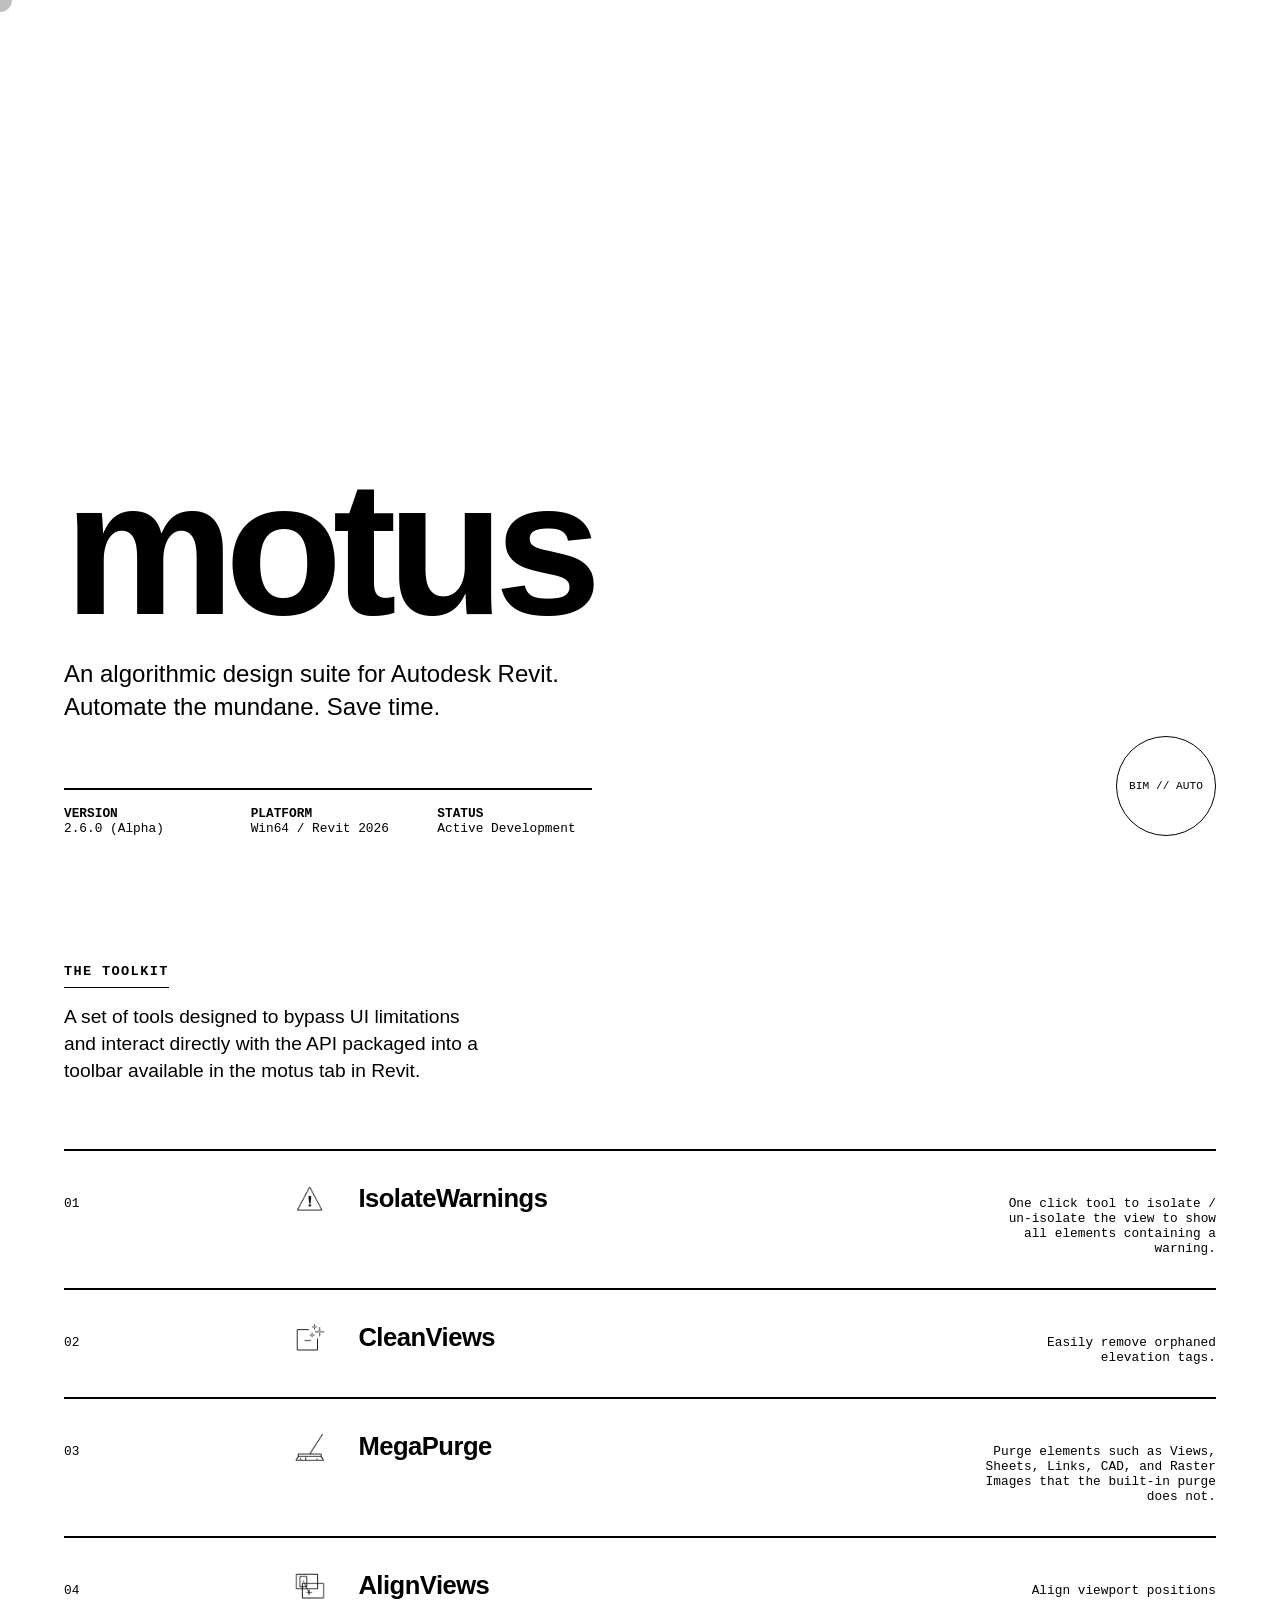
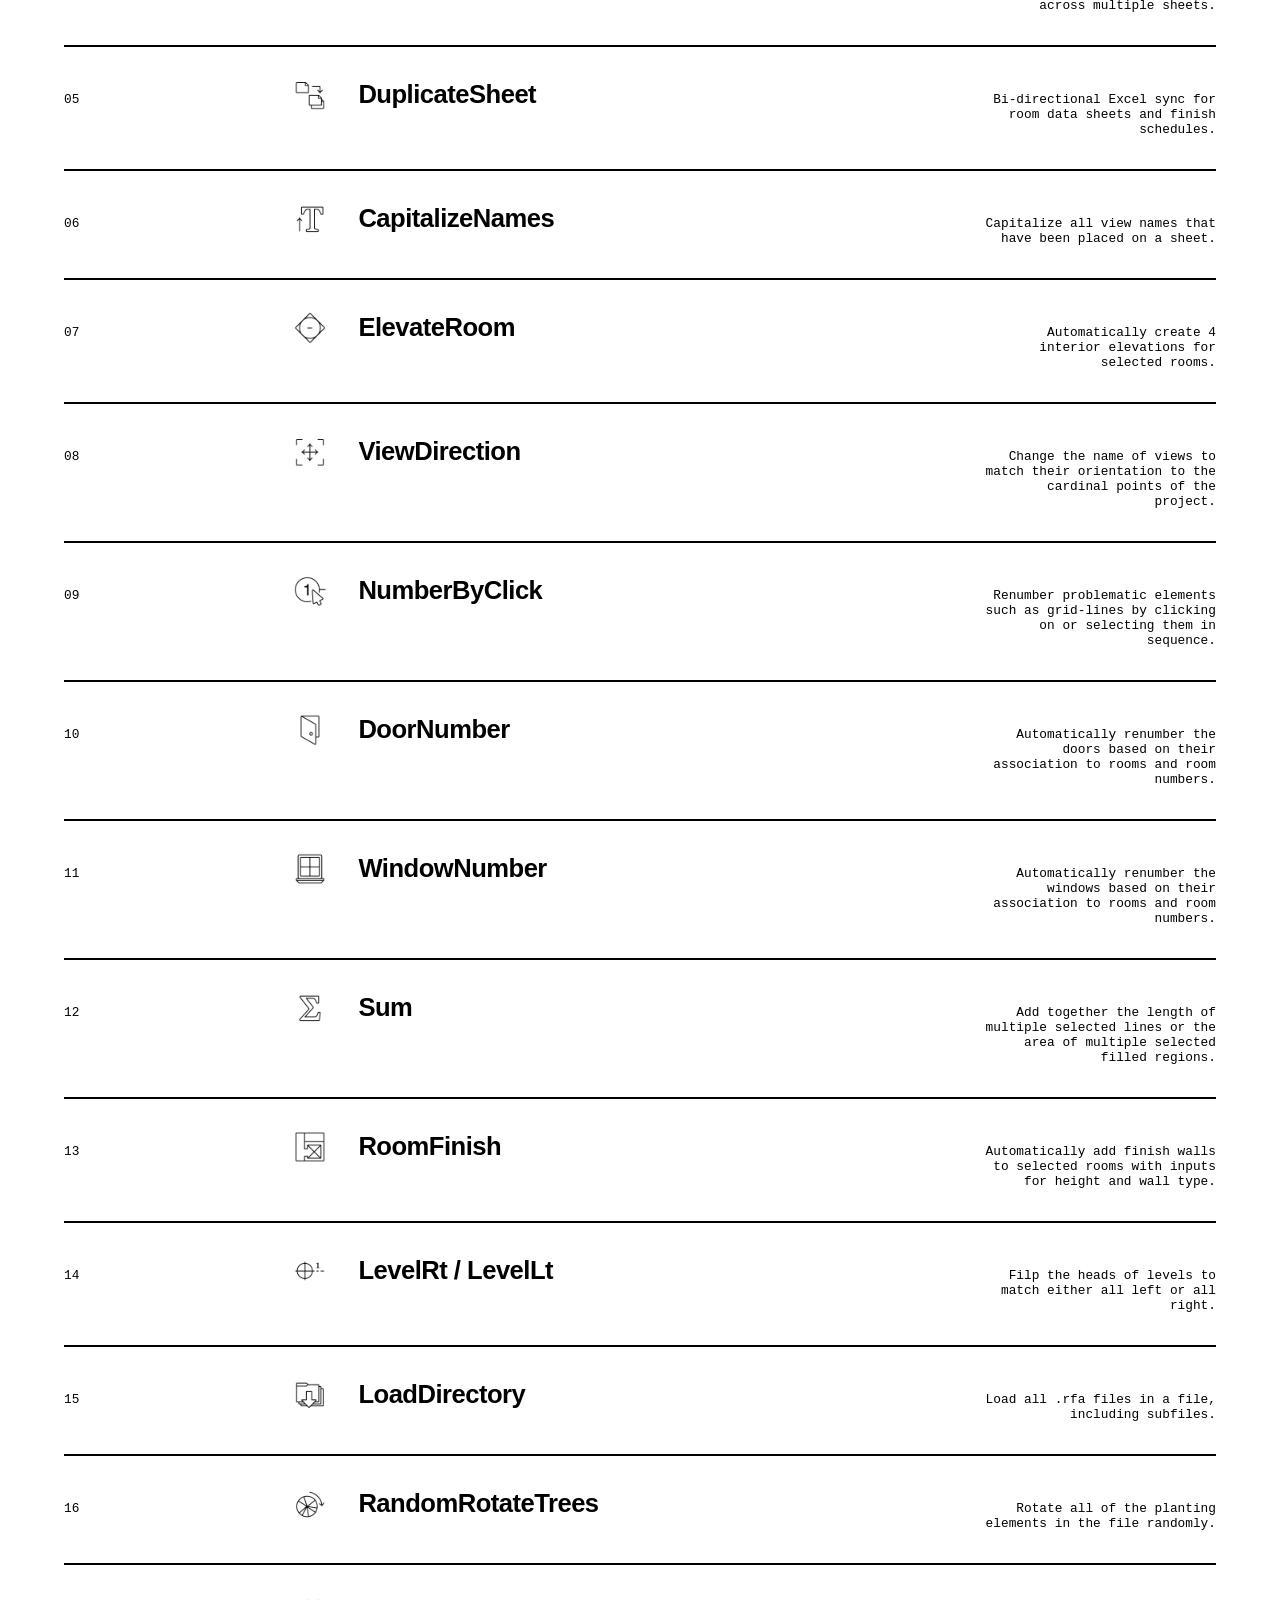
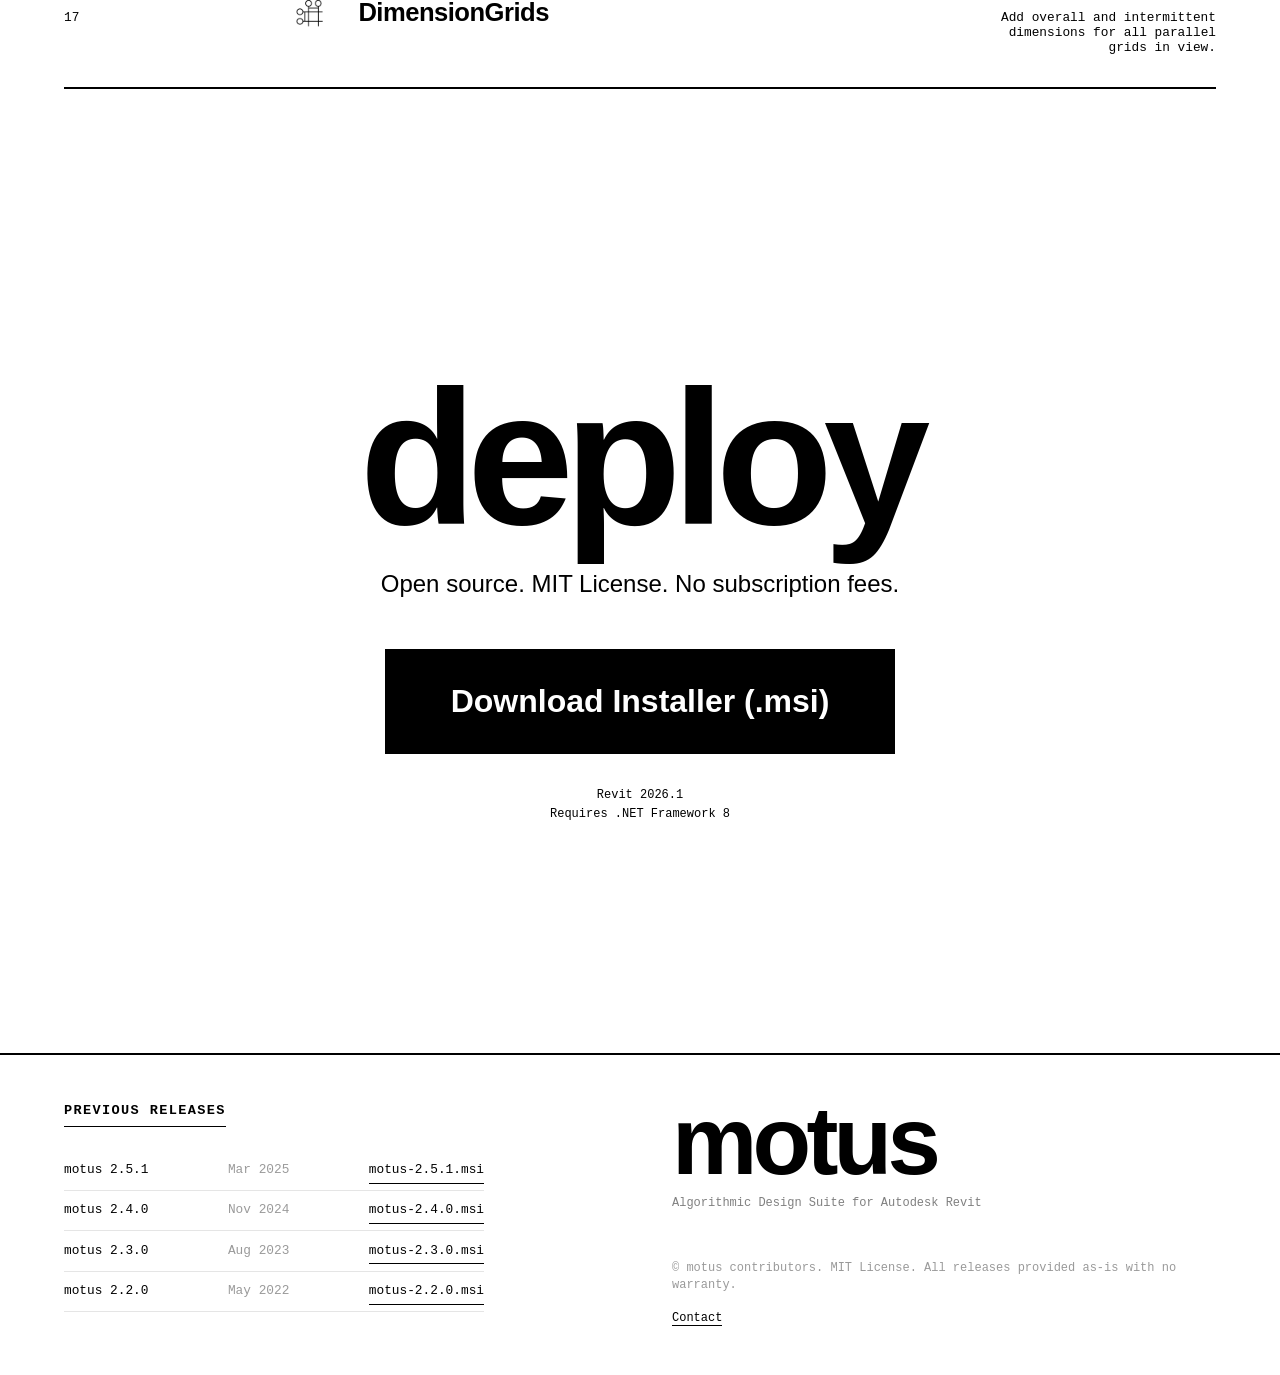
<file: index.html>
<html lang="en" vid="0">
    <head vid="1">
        <meta charset="UTF-8" vid="2">
        <meta name="viewport" content="width=device-width, initial-scale=1.0" vid="3">
        <title vid="4">motus | revit automation suite</title>
        <style vid="5">
            :root {
                --bg: #ffffff;
                --ink: #000000;
                --font-main: 'Helvetica Neue', Helvetica, Arial, sans-serif;
                --font-mono: 'Courier New', Courier, monospace;
            }

            * {
                box-sizing: border-box;
                margin: 0;
                padding: 0;
                cursor: none;
            }

            body {
                background-color: var(--bg);
                color: var(--ink);
                font-family: var(--font-main);
                overflow-x: hidden;
                width: 100vw;
                min-height: 100vh;
            }

            
            #cursor {
                position: fixed;
                top: 0;
                left: 0;
                width: 24px;
                height: 24px;
                background: rgba(0,0,0,0.25);
                border-radius: 50%;
                pointer-events: none;
                z-index: 9999;
                transform: translate(-50%, -50%);
                mix-blend-mode: normal;
                transition: width 0.15s ease, height 0.15s ease, border-radius 0.15s ease, background 0.15s ease;
            }

            #cursor.expanded {
                background: transparent;
                border: 2px solid rgba(0,0,0,0.25);
            }

            
            h1 {
                font-size: clamp(4rem, 15vw, 12rem);
                font-weight: 900;
                letter-spacing: -0.05em;
                line-height: 0.8;
                text-transform: lowercase;
                margin-bottom: 2rem;
            }

            h2 {
                font-family: var(--font-mono);
                font-size: 0.85rem;
                text-transform: uppercase;
                letter-spacing: 0.1em;
                margin-bottom: 1rem;
                border-bottom: 1px solid var(--ink);
                padding-bottom: 0.5rem;
                display: inline-block;
            }

            p {
                font-size: 1.5rem;
                line-height: 1.4;
                max-width: 60ch;
                font-weight: 400;
            }

            .mono-caption {
                font-family: var(--font-mono);
                font-size: 0.75rem;
                line-height: 1.6;
            }

            
            main {
                display: grid;
                grid-template-columns: 1fr;
                width: 100%;
            }

            section {
                min-height: 100vh;
                padding: 4rem;
                position: relative;
                display: flex;
                flex-direction: column;
            }

            
            .hero {
                justify-content: flex-end;
                align-items: flex-start;
            }

            .hero-content {
                position: relative;
                z-index: 2;
            }

            .hero-meta {
                display: grid;
                grid-template-columns: repeat(3, 1fr);
                gap: 2rem;
                margin-top: 4rem;
                font-family: var(--font-mono);
                font-size: 0.8rem;
                border-top: 2px solid var(--ink);
                padding-top: 1rem;
                width: 100%;
                max-width: 800px;
            }

            


            
            .tools {
                justify-content: center;
            }

            .tool-list {
                list-style: none;
                width: 100%;
            }

            .tool-item {
                border-top: 2px solid var(--ink);
                padding: 2rem 0;
                display: grid;
                grid-template-columns: 1fr 3fr 1fr;
                align-items: baseline;
                transition: padding-left 0.3s ease;
            }
            
            .tool-item:last-child {
                border-bottom: 2px solid var(--ink);
            }

            .tool-item:hover {
                background-color: var(--ink);
                color: var(--bg);
                padding-left: 2rem;
            }

            .tool-item:hover .tool-number,
            .tool-item:hover .tool-name,
            .tool-item:hover .tool-desc {
                color: var(--bg);
            }

            .tool-item:hover img{
                filter: invert(100%);
            }

            .tool-number {
                font-family: var(--font-mono);
                font-size: 0.8rem;
            }

            .tool-name {
                font-size: 1.8rem;
                font-weight: 700;
                letter-spacing: -0.02em;
                font-size: 1.6rem;
            }

            .tool-name img {
                padding-right: 2rem;
                min-width: 4rem;
                max-width: 4rem;
                margin-bottom: -0.5rem;
            }

            

            .tool-desc {
                font-family: var(--font-mono);
                font-size: 0.8rem;
                text-align: right;
            }

            
            .download {
                justify-content: center;
                align-items: center;
                text-align: center;
            }

            .cta-button {
                display: inline-block;
                background: var(--ink);
                color: var(--bg);
                padding: 2rem 4rem;
                font-size: 2rem;
                font-weight: 700;
                text-decoration: none;
                border: 2px solid var(--ink);
                transition: all 0.2s cubic-bezier(0.25, 1, 0.5, 1);
                position: relative;
                overflow: hidden;
                margin-top: 3rem;
            }

            .cta-button:hover {
                background: var(--bg);
                color: var(--ink);
                transform: scale(0.98);
            }

            
            .stamp {
                position: absolute;
                bottom: 4rem;
                right: 4rem;
                width: 100px;
                height: 100px;
                border: 1px solid var(--ink);
                border-radius: 50%;
                display: flex;
                align-items: center;
                justify-content: center;
                font-family: var(--font-mono);
                font-size: 0.7rem;
                text-transform: uppercase;
                animation: spin 10s linear infinite;
            }

            .footer {
                width: 100vw;
            }

            @keyframes spin {
                100% { transform: rotate(360deg); }
            }

            
            .filters {
                position: absolute;
                width: 0;
                height: 0;
            }

            @media (max-width: 768px) {
                h1 { font-size: 20vw; }
                .tool-item { grid-template-columns: 1fr; gap: 1rem; }
                .tool-desc { text-align: left; }
                section { padding: 2rem; }
                .ink-blob { width: 80vw; height: 80vw; left: 50%; }
                .stamp { right: 2rem; bottom: 2rem; }
                .stamp { display: none;}
            }
        </style>

        <script
            src="https://analytics.manaiakalani.info/api/script.js"
            data-site-id="744d43be254d"
            defer
        ></script>

    </head>
    
    <body vid="6">

        
        <svg class="filters" vid="7">
            <filter id="paper-roughness" vid="8">
                <feTurbulence type="fractalNoise" baseFrequency="0.04" numOctaves="5" result="noise" vid="9"></feTurbulence>
                <feDisplacementMap in="SourceGraphic" in2="noise" scale="15" vid="10"></feDisplacementMap>
            </filter>
        </svg>

        <div id="cursor" vid="12"></div>

        <main vid="13">
            
            <section class="hero" vid="14">
                <div class="hero-content" vid="15">
                    <h1 vid="16">motus</h1>
                    <p vid="17">An algorithmic design suite for Autodesk Revit.<br vid="18">Automate the mundane. Save time.</p>
                    
                    <div class="hero-meta" vid="19">
                        <div vid="20">
                            <strong vid="21">VERSION</strong><br vid="22">
                            2.6.0 (Alpha)
                        </div>
                        <div vid="23">
                            <strong vid="24">PLATFORM</strong><br vid="25">
                            Win64 / Revit 2026
                        </div>
                        <div vid="26">
                            <strong vid="27">STATUS</strong><br vid="28">
                            Active Development
                        </div>
                    </div>
                </div>

                <div class="stamp" vid="29">
                    BIM // AUTO
                </div>
            </section>

            
            <section class="tools" vid="30">
                <div style="margin-bottom: 4rem;" vid="31">
                    <h2 vid="32">The Toolkit</h2>
                    <p style="font-size: 1.2rem; max-width: 40ch;" vid="33">A set of tools designed to bypass UI limitations and interact directly with the API packaged into a toolbar available in the motus tab in Revit.</p>
                </div>

                <ul class="tool-list" vid="34">
                    <li class="tool-item">
                        <span class="tool-number">01</span>
                        <span class="tool-name"><img src="/Icons/IsolateWarnings.png" alt="Isolate warnings">IsolateWarnings</span>
                        <span class="tool-desc">One click tool to isolate / un-isolate the view to show all elements containing a warning.</span>
                    </li>
                    <li class="tool-item">
                        <span class="tool-number">02</span>
                        <span class="tool-name"><img src="/Icons/CleanUnused.png" alt="Remove unused elevations">CleanViews</span>
                        <span class="tool-desc">Easily remove orphaned elevation tags.</span>
                    </li>
                    <li class="tool-item">
                        <span class="tool-number">03</span>
                        <span class="tool-name"><img src="/Icons/PurgePlus.png" alt="Purge additional elements">MegaPurge</span>
                        <span class="tool-desc">Purge elements such as Views, Sheets, Links, CAD, and Raster Images that the built-in purge does not.</span>
                    </li>
                    <li class="tool-item">
                        <span class="tool-number">04</span>
                        <span class="tool-name"><img src="/Icons/AlignViews.png" alt="Align views on different sheets">AlignViews</span>
                        <span class="tool-desc">Align viewport positions across multiple sheets.</span>
                    </li>
                    <li class="tool-item">
                        <span class="tool-number">05</span>
                        <span class="tool-name"><img src="/Icons/DuplicateSheet.png" alt="Create multiple duplicates of a sheet">DuplicateSheet</span>
                        <span class="tool-desc">Bi-directional Excel sync for room data sheets and finish schedules.</span>
                    </li>
                    <li class="tool-item">
                        <span class="tool-number">06</span>
                        <span class="tool-name"><img src="/Icons/Capitalize.png" alt="Capitalize the names of views on sheets">CapitalizeNames</span>
                        <span class="tool-desc">Capitalize all view names that have been placed on a sheet.</span>
                    </li>
                    <li class="tool-item">
                        <span class="tool-number">07</span>
                        <span class="tool-name"><img src="/Icons/InteriorElevation.png" alt="Elevate a room">ElevateRoom</span>
                        <span class="tool-desc">Automatically create 4 interior elevations for selected rooms.</span>
                    </li>
                    <li class="tool-item">
                        <span class="tool-number">08</span>
                        <span class="tool-name"><img src="/Icons/ViewDirection.png" alt="Rename elevations by project cardinal directions">ViewDirection</span>
                        <span class="tool-desc">Change the name of views to match their orientation to the cardinal points of the project.</span>
                    </li>
                    <li class="tool-item">
                        <span class="tool-number">09</span>
                        <span class="tool-name"><img src="/Icons/ReNumber.png" alt="Renumber elements by selection order">NumberByClick</span>
                        <span class="tool-desc">Renumber problematic elements such as grid-lines by clicking on or selecting them in sequence.</span>
                    </li>
                    <li class="tool-item">
                        <span class="tool-number">10</span>
                        <span class="tool-name"><img src="/Icons/DoorNumber.png" alt="Number doors by room">DoorNumber</span>
                        <span class="tool-desc">Automatically renumber the doors based on their association to rooms and room numbers.</span>
                    </li>
                    <li class="tool-item">
                        <span class="tool-number">11</span>
                        <span class="tool-name"><img src="/Icons/WindowNumber.png" alt="Number windows by room">WindowNumber</span>
                        <span class="tool-desc">Automatically renumber the windows based on their association to rooms and room numbers.</span>
                    </li>
                    <li class="tool-item">
                        <span class="tool-number">12</span>
                        <span class="tool-name"><img src="/Icons/Sum.png" alt="Sum of lines and areas">Sum</span>
                        <span class="tool-desc">Add together the length of multiple selected lines or the area of multiple selected filled regions.</span>
                    </li>
                    <li class="tool-item">
                        <span class="tool-number">13</span>
                        <span class="tool-name"><img src="/Icons/RoomFinish.png" alt="add finish walls to room">RoomFinish</span>
                        <span class="tool-desc">Automatically add finish walls to selected rooms with inputs for height and wall type.</span>
                    </li>
                    <li class="tool-item">
                        <span class="tool-number">14</span>
                        <span class="tool-name"><img src="/Icons/GridBubbleLeft.png" alt="Unify grid bubble orientations">LevelRt / LevelLt</span>
                        <span class="tool-desc">Filp the heads of levels to match either all left or all right.</span>
                    </li>
                    <li class="tool-item">
                        <span class="tool-number">15</span>
                        <span class="tool-name"><img src="/Icons/ImportDirectory.png" alt="Load multiple families">LoadDirectory</span>
                        <span class="tool-desc">Load all .rfa files in a file, including subfiles.</span>
                    </li>
                    <li class="tool-item">
                        <span class="tool-number">16</span>
                        <span class="tool-name"><img src="/Icons/RotateTrees.png" alt="Randomly rotate trees">RandomRotateTrees</span>
                        <span class="tool-desc">Rotate all of the planting elements in the file randomly.</span>
                    </li>
                    <li class="tool-item">
                        <span class="tool-number">17</span>
                        <span class="tool-name"><img src="/Icons/DimensionGrids.png" alt="Dimension parallel grids">DimensionGrids</span>
                        <span class="tool-desc">Add overall and intermittent dimensions for all parallel grids in view.</span>
                    </li>
                </ul>
            </section>

            
            <section class="download" vid="51">
                <div style="position: relative; z-index: 2;" vid="52">
                    <h1 vid="53">deploy</h1>
                    <p vid="54">Open source. MIT License. No subscription fees.</p>
                    <a href="/Installations/motusTools2026.msi" class="cta-button" vid="55">Download Installer (.msi)</a>
                    <div class="mono-caption" style="margin-top: 2rem;" vid="56">
                        Revit 2026.1<br vid="57">
                        Requires .NET Framework 8
                    </div>
                </div>
            </section>

        </main>

        <footer style="border-top: 2px solid var(--ink); padding: 3rem 4rem; display: grid; grid-template-columns: 1fr 1fr; align-items: start; gap: 4rem; position: relative; z-index: 2; background: var(--bg);" vid="58">
            <div vid="59">
                <h2 style="font-family: var(--font-mono); font-size: 0.85rem; text-transform: uppercase; letter-spacing: 0.1em; border-bottom: 1px solid var(--ink); padding-bottom: 0.5rem; display: inline-block; margin-bottom: 1.5rem;" vid="60">Previous Releases</h2>
                <ul style="list-style: none; font-family: var(--font-mono); font-size: 0.8rem; line-height: 2;" vid="61">
                    <li style="display: flex; justify-content: space-between; max-width: 420px; border-bottom: 1px solid rgba(0,0,0,0.1); padding: 0.4rem 0;" vid="62"><span vid="63">motus 2.5.1</span><span style="color: rgba(0,0,0,0.4);" vid="64">Mar 2025</span><a href="/Installations/motusTools2025.msi" style="color: var(--ink); text-decoration: none; border-bottom: 1px solid var(--ink);" vid="65">motus-2.5.1.msi</a></li>
                    <li style="display: flex; justify-content: space-between; max-width: 420px; border-bottom: 1px solid rgba(0,0,0,0.1); padding: 0.4rem 0;" vid="66"><span vid="67">motus 2.4.0</span><span style="color: rgba(0,0,0,0.4);" vid="68">Nov 2024</span><a href="/Installations/motusTools2024.msi" style="color: var(--ink); text-decoration: none; border-bottom: 1px solid var(--ink);" vid="69">motus-2.4.0.msi</a></li>
                    <li style="display: flex; justify-content: space-between; max-width: 420px; border-bottom: 1px solid rgba(0,0,0,0.1); padding: 0.4rem 0;" vid="70"><span vid="71">motus 2.3.0</span><span style="color: rgba(0,0,0,0.4);" vid="72">Aug 2023</span><a href="/Installations/motusTools2023.msi" style="color: var(--ink); text-decoration: none; border-bottom: 1px solid var(--ink);" vid="73">motus-2.3.0.msi</a></li>
                    <li style="display: flex; justify-content: space-between; max-width: 420px; border-bottom: 1px solid rgba(0,0,0,0.1); padding: 0.4rem 0;" vid="74"><span vid="75">motus 2.2.0</span><span style="color: rgba(0,0,0,0.4);" vid="76">May 2022</span><a href="/Installations/motusTools2022.msi" style="color: var(--ink); text-decoration: none; border-bottom: 1px solid var(--ink);" vid="77">motus-2.2.0.msi</a></li>
                </ul>
            </div>
            <div style="display: flex; flex-direction: column; justify-content: space-between; height: 100%;" vid="82">
                <div vid="83">
                    <h1 style="font-size: clamp(3rem, 8vw, 6rem); font-weight: 900; letter-spacing: -0.05em; line-height: 0.8; text-transform: lowercase; margin-bottom: 1rem;" vid="84">motus</h1>
                    <p style="font-family: var(--font-mono); font-size: 0.75rem; color: rgba(0,0,0,0.5); max-width: none;" vid="85">Algorithmic Design Suite for Autodesk Revit</p>
                </div>
                <p style="font-family: var(--font-mono); font-size: 0.75rem; color: rgba(0,0,0,0.4); margin-top: 3rem; max-width: none;" vid="86">© <span id="copy-year" vid="87"></span> motus contributors. MIT License. All releases provided as-is with no warranty.</p>
                <p style="font-family: var(--font-mono); font-size: 0.75rem; margin-top: 1rem; max-width: none;"><a href="/contact" style="color: var(--ink); text-decoration: none; border-bottom: 1px solid var(--ink);">Contact</a></p>
            </div>
        </footer>

        <script vid="58">
            // Connecting dots background
            (function() {
                const canvas = document.getElementById('dot-canvas');
                const ctx = canvas.getContext('2d');
                const NUM_DOTS = 80;
                const MAX_DIST = 160;
                let dots = [];

                function resize() {
                    canvas.width = window.innerWidth;
                    canvas.height = window.innerHeight;
                }
                window.addEventListener('resize', resize);
                resize();

                for (let i = 0; i < NUM_DOTS; i++) {
                    dots.push({
                        x: Math.random() * canvas.width,
                        y: Math.random() * canvas.height,
                        vx: (Math.random() - 0.5) * 0.5,
                        vy: (Math.random() - 0.5) * 0.5,
                        r: Math.random() * 2 + 1
                    });
                }

                function draw() {
                    ctx.clearRect(0, 0, canvas.width, canvas.height);

                    // Move dots
                    dots.forEach(d => {
                        d.x += d.vx;
                        d.y += d.vy;
                        if (d.x < 0 || d.x > canvas.width)  d.vx *= -1;
                        if (d.y < 0 || d.y > canvas.height) d.vy *= -1;
                    });

                    // Draw lines
                    for (let i = 0; i < dots.length; i++) {
                        for (let j = i + 1; j < dots.length; j++) {
                            const dx = dots[i].x - dots[j].x;
                            const dy = dots[i].y - dots[j].y;
                            const dist = Math.sqrt(dx * dx + dy * dy);
                            if (dist < MAX_DIST) {
                                const alpha = (1 - dist / MAX_DIST) * 0.18;
                                ctx.strokeStyle = `rgba(0,0,0,${alpha})`;
                                ctx.lineWidth = 0.8;
                                ctx.beginPath();
                                ctx.moveTo(dots[i].x, dots[i].y);
                                ctx.lineTo(dots[j].x, dots[j].y);
                                ctx.stroke();
                            }
                        }
                    }

                    // Draw dots
                    dots.forEach(d => {
                        ctx.beginPath();
                        ctx.arc(d.x, d.y, d.r, 0, Math.PI * 2);
                        ctx.fillStyle = 'rgba(0,0,0,0.25)';
                        ctx.fill();
                    });

                    requestAnimationFrame(draw);
                }
                draw();
            })();
        </script>

        <script vid="59">
            // Custom cursor
            const cursor = document.getElementById('cursor');
            
            document.addEventListener('mousemove', (e) => {
                cursor.style.left = e.clientX + 'px';
                cursor.style.top = e.clientY + 'px';
            });

            
            const links = document.querySelectorAll('a, .tool-item');
            links.forEach(link => {
                link.addEventListener('mouseenter', () => {
                    cursor.style.transform = 'translate(-50%, -50%) scale(1)';
                    cursor.style.background = '#ffffff';
                    cursor.style.mixBlendMode = 'exclusion';
                });
                link.addEventListener('mouseleave', () => {
                    cursor.style.transform = 'translate(-50%, -50%) scale(1)';
                    cursor.style.background = 'rgba(0,0,0,0.25)';
                    cursor.style.mixBlendMode = 'normal';
                });
            });
        </script>

    </body>
</html>
</file>
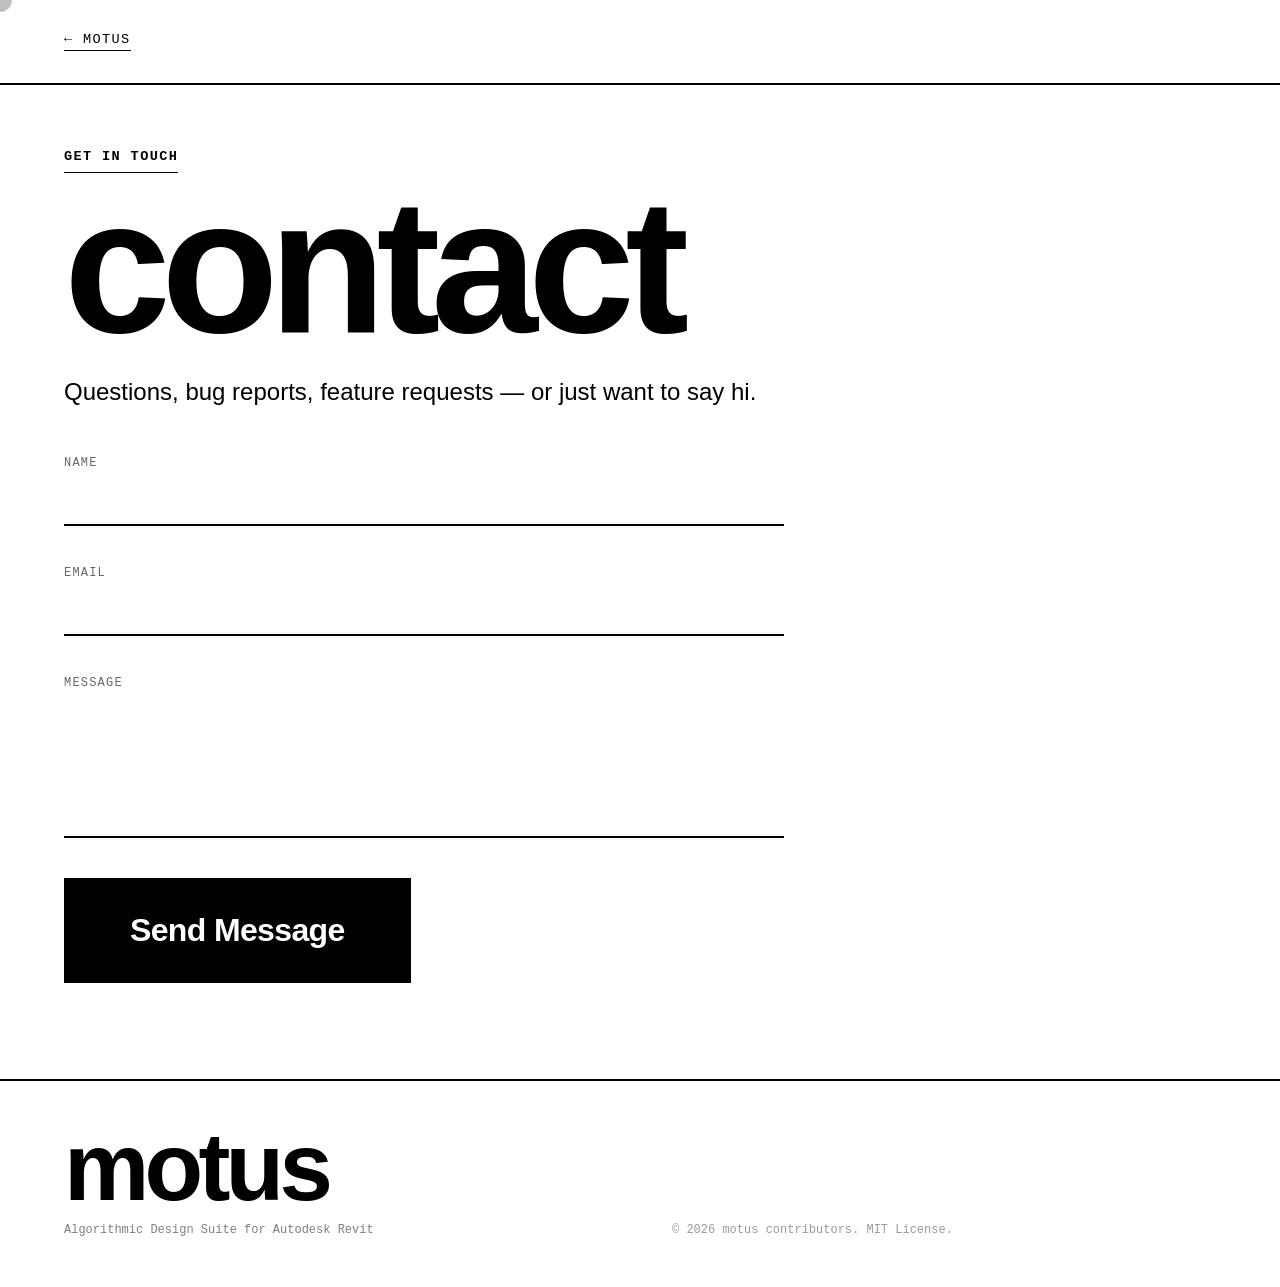
<file: contact.html>
<html lang="en">
    <head>
        <meta charset="UTF-8">
        <meta name="viewport" content="width=device-width, initial-scale=1.0">
        <title>contact | motus</title>
        <style>
            :root {
                --bg: #ffffff;
                --ink: #000000;
                --font-main: 'Helvetica Neue', Helvetica, Arial, sans-serif;
                --font-mono: 'Courier New', Courier, monospace;
            }

            * {
                box-sizing: border-box;
                margin: 0;
                padding: 0;
                cursor: none;
            }

            body {
                background-color: var(--bg);
                color: var(--ink);
                font-family: var(--font-main);
                overflow-x: hidden;
                width: 100vw;
                min-height: 100vh;
            }

            #cursor {
                position: fixed;
                top: 0;
                left: 0;
                width: 24px;
                height: 24px;
                background: rgba(0,0,0,0.25);
                border-radius: 50%;
                pointer-events: none;
                z-index: 9999;
                transform: translate(-50%, -50%);
                mix-blend-mode: normal;
                transition: width 0.15s ease, height 0.15s ease, border-radius 0.15s ease, background 0.15s ease;
            }

            h1 {
                font-size: clamp(4rem, 15vw, 12rem);
                font-weight: 900;
                letter-spacing: -0.05em;
                line-height: 0.8;
                text-transform: lowercase;
                margin-bottom: 2rem;
            }

            h2 {
                font-family: var(--font-mono);
                font-size: 0.85rem;
                text-transform: uppercase;
                letter-spacing: 0.1em;
                margin-bottom: 1rem;
                border-bottom: 1px solid var(--ink);
                padding-bottom: 0.5rem;
                display: inline-block;
            }

            p {
                font-size: 1.5rem;
                line-height: 1.4;
                max-width: 60ch;
                font-weight: 400;
            }

            .mono-caption {
                font-family: var(--font-mono);
                font-size: 0.75rem;
                line-height: 1.6;
            }

            main {
                display: grid;
                grid-template-columns: 1fr;
                width: 100%;
            }

            section {
                min-height: 100vh;
                padding: 4rem;
                position: relative;
                display: flex;
                flex-direction: column;
            }

            /* Back nav */
            .back-nav {
                padding: 2rem 4rem;
                border-bottom: 2px solid var(--ink);
                display: flex;
                align-items: center;
            }

            .back-link {
                font-family: var(--font-mono);
                font-size: 0.85rem;
                text-transform: uppercase;
                letter-spacing: 0.1em;
                color: var(--ink);
                text-decoration: none;
                border-bottom: 1px solid var(--ink);
                padding-bottom: 0.2rem;
                transition: opacity 0.2s ease;
            }

            .back-link:hover {
                opacity: 0.5;
            }

            /* Contact section */
            .contact {
                justify-content: flex-end;
                padding-bottom: 6rem;
            }

            .contact-content {
                width: 100%;
                max-width: 720px;
            }

            /* Form */
            form {
                margin-top: 3rem;
                display: flex;
                flex-direction: column;
                gap: 2.5rem;
            }

            .form-group {
                display: flex;
                flex-direction: column;
                gap: 0.5rem;
            }

            label {
                font-family: var(--font-mono);
                font-size: 0.75rem;
                text-transform: uppercase;
                letter-spacing: 0.1em;
                color: rgba(0,0,0,0.6);
            }

            input[type="text"],
            input[type="email"],
            textarea {
                background: transparent;
                border: none;
                border-bottom: 2px solid var(--ink);
                font-family: var(--font-main);
                font-size: 1.2rem;
                color: var(--ink);
                padding: 0.75rem 0;
                width: 100%;
                outline: none;
                transition: border-color 0.2s ease;
                cursor: none;
            }

            input[type="text"]:focus,
            input[type="email"]:focus,
            textarea:focus {
                border-bottom-color: var(--ink);
                border-bottom-width: 3px;
            }

            textarea {
                resize: none;
                min-height: 140px;
                line-height: 1.5;
            }

            /* Honey-pot: visually hidden but reachable by bots */
            .hp-field {
                position: absolute;
                left: -9999px;
                top: -9999px;
                opacity: 0;
                height: 0;
                overflow: hidden;
            }

            .cta-button {
                display: inline-block;
                background: var(--ink);
                color: var(--bg);
                padding: 2rem 4rem;
                font-size: 2rem;
                font-weight: 700;
                text-decoration: none;
                border: 2px solid var(--ink);
                transition: all 0.2s cubic-bezier(0.25, 1, 0.5, 1);
                align-self: flex-start;
                font-family: var(--font-main);
                letter-spacing: -0.02em;
            }

            .cta-button:hover {
                background: var(--bg);
                color: var(--ink);
                transform: scale(0.98);
            }

            /* Success / error states */
            .form-message {
                font-family: var(--font-mono);
                font-size: 0.85rem;
                padding: 1rem 0;
                border-top: 2px solid var(--ink);
                display: none;
            }

            .form-message.visible {
                display: block;
            }

            @keyframes spin {
                100% { transform: rotate(360deg); }
            }

            @media (max-width: 768px) {
                h1 { font-size: 20vw; }
                section { padding: 2rem; }
                .back-nav { padding: 1.5rem 2rem; }
                .cta-button { padding: 1.5rem 2.5rem; font-size: 1.5rem; align-self: stretch; text-align: center; }
            }
        </style>

        <script
            src="https://analytics.manaiakalani.info/api/script.js"
            data-site-id="744d43be254d"
            defer
        ></script>
    </head>

    <body>

        <div id="cursor"></div>

        <nav class="back-nav">
            <a href="/" class="back-link">← motus</a>
        </nav>

        <main>
            <section class="contact">
                <div class="contact-content">
                    <h2>Get in touch</h2>
                    <h1>contact</h1>
                    <p>Questions, bug reports, feature requests — or just want to say hi.</p>

                    <!--
                        Form submissions are handled by Formspree.
                        Sign up at https://formspree.io, create a form, and replace
                        YOUR_FORM_ID below with your actual form ID.
                    -->
                    <form
                        id="contact-form"
                        action="https://formspree.io/f/xeedpele"
                        method="POST"
                    >
                        <!-- Honey-pot: bots fill this in, humans never see it -->
                        <div class="hp-field" aria-hidden="true">
                            <label for="hp-website">Website</label>
                            <input
                                type="text"
                                id="hp-website"
                                name="website"
                                tabindex="-1"
                                autocomplete="off"
                                value=""
                            >
                        </div>

                        <div class="form-group">
                            <label for="name">Name</label>
                            <input type="text" id="name" name="name" required autocomplete="name">
                        </div>

                        <div class="form-group">
                            <label for="email">Email</label>
                            <input type="email" id="email" name="email" required autocomplete="email">
                        </div>

                        <div class="form-group">
                            <label for="message">Message</label>
                            <textarea id="message" name="message" required></textarea>
                        </div>

                        <p class="form-message" id="form-msg" role="alert"></p>

                        <button type="submit" class="cta-button">Send Message</button>
                    </form>
                </div>

            </section>
        </main>

        <footer style="border-top: 2px solid var(--ink); padding: 3rem 4rem; display: grid; grid-template-columns: 1fr 1fr; align-items: start; gap: 4rem; background: var(--bg);">
            <div>
                <h1 style="font-size: clamp(3rem, 8vw, 6rem); font-weight: 900; letter-spacing: -0.05em; line-height: 0.8; text-transform: lowercase; margin-bottom: 1rem;">motus</h1>
                <p style="font-family: var(--font-mono); font-size: 0.75rem; color: rgba(0,0,0,0.5); max-width: none;">Algorithmic Design Suite for Autodesk Revit</p>
            </div>
            <p style="font-family: var(--font-mono); font-size: 0.75rem; color: rgba(0,0,0,0.4); max-width: none; align-self: end;">© <span id="copy-year"></span> motus contributors. MIT License.</p>
        </footer>

        <script>
            // Custom cursor
            const cursor = document.getElementById('cursor');

            document.addEventListener('mousemove', (e) => {
                cursor.style.left = e.clientX + 'px';
                cursor.style.top = e.clientY + 'px';
            });

            const interactives = document.querySelectorAll('a, button, input, textarea');
            interactives.forEach(el => {
                el.addEventListener('mouseenter', () => {
                    cursor.style.background = '#ffffff';
                    cursor.style.mixBlendMode = 'exclusion';
                });
                el.addEventListener('mouseleave', () => {
                    cursor.style.background = 'rgba(0,0,0,0.25)';
                    cursor.style.mixBlendMode = 'normal';
                });
            });
        </script>

        <script>
            document.getElementById('copy-year').textContent = new Date().getFullYear();

            const form = document.getElementById('contact-form');
            const msg  = document.getElementById('form-msg');
            const hp   = document.getElementById('hp-website');

            form.addEventListener('submit', async function(e) {
                e.preventDefault();

                // Honey-pot check: bot filled the hidden field — silently fake success
                if (hp.value.trim() !== '') {
                    showSuccess();
                    return;
                }

                const action = form.getAttribute('action');

                // Formspree ID not yet configured — fall back to native POST
                if (action.includes('YOUR_FORM_ID')) {
                    form.submit();
                    return;
                }

                const submitBtn = form.querySelector('button[type="submit"]');
                submitBtn.textContent = 'Sending…';
                submitBtn.disabled = true;

                try {
                    const res = await fetch(action, {
                        method: 'POST',
                        body: new FormData(form),
                        headers: { 'Accept': 'application/json' }
                    });

                    if (res.ok) {
                        showSuccess();
                    } else {
                        submitBtn.textContent = 'Send Message';
                        submitBtn.disabled = false;
                        showMsg('Something went wrong. Please try again.');
                    }
                } catch {
                    submitBtn.textContent = 'Send Message';
                    submitBtn.disabled = false;
                    showMsg('Network error. Please try again.');
                }
            });

            function showSuccess() {
                form.style.display = 'none';
                showMsg('Message sent. Thank you!');
            }

            function showMsg(text) {
                msg.textContent = text;
                msg.classList.add('visible');
            }
        </script>

    </body>
</html>
</file>
